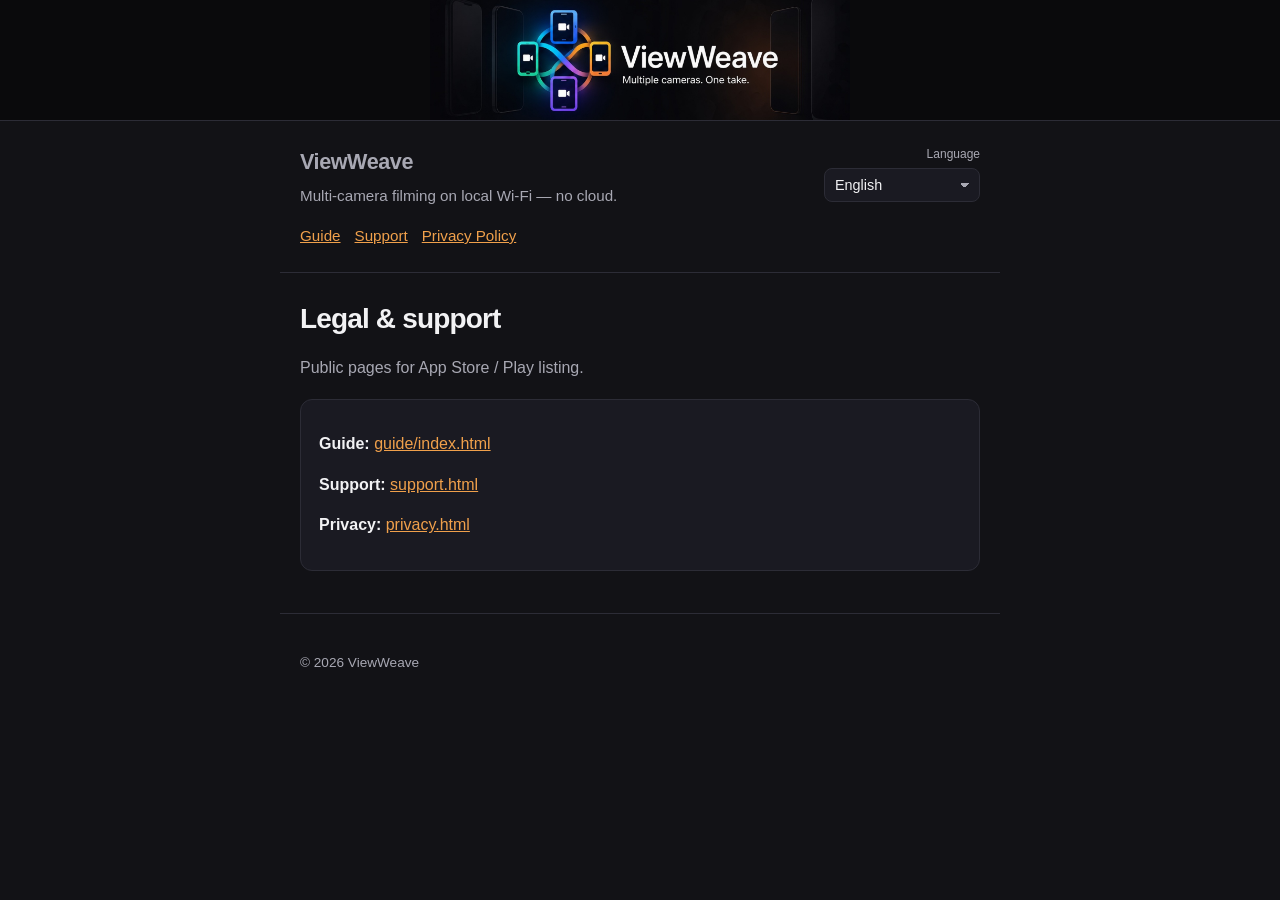
<file: index.html>
<!DOCTYPE html>
<html lang="en">
<head>
  <meta charset="utf-8" />
  <meta name="viewport" content="width=device-width, initial-scale=1" />
  <title>ViewWeave — Legal</title>
  <link rel="stylesheet" href="styles.css" />
</head>
<body>
  <div class="store-banner">
    <img id="store-banner-img" src="headers/asc_header_en_3840x1646.jpg" alt="ViewWeave" width="420" height="180" />
  </div>
  <header>
    <div class="header-top">
      <div>
        <p class="brand">ViewWeave</p>
        <p class="tag" id="page-tag">Multi-camera filming on local Wi‑Fi — no cloud.</p>
      </div>
      <div class="lang-wrap">
        <label for="lang-select" id="lang-label">Language</label>
        <select id="lang-select" aria-label="Language"></select>
      </div>
    </div>
    <nav>
      <a href="guide/index.html" id="nav-guide">Guide</a>
      <a href="support.html" id="nav-support">Support</a>
      <a href="privacy.html" id="nav-privacy">Privacy Policy</a>
    </nav>
  </header>
  <main>
    <h1 id="index-h1">Legal &amp; support</h1>
    <p id="index-lead">Public pages for App Store / Play listing.</p>
    <div class="card">
      <p><strong id="index-guide-strong">Guide:</strong> <a href="guide/index.html">guide/index.html</a></p>
      <p><strong id="index-support-strong">Support:</strong> <a href="support.html">support.html</a></p>
      <p><strong id="index-privacy-strong">Privacy:</strong> <a href="privacy.html">privacy.html</a></p>
    </div>
  </main>
  <footer>
    <p id="footer-copy">© 2026 ViewWeave</p>
  </footer>
  <script src="js/i18n.js"></script>
  <script src="js/guide_i18n.js"></script>
  <script src="js/legal.js"></script>
</body>
</html>
</file>
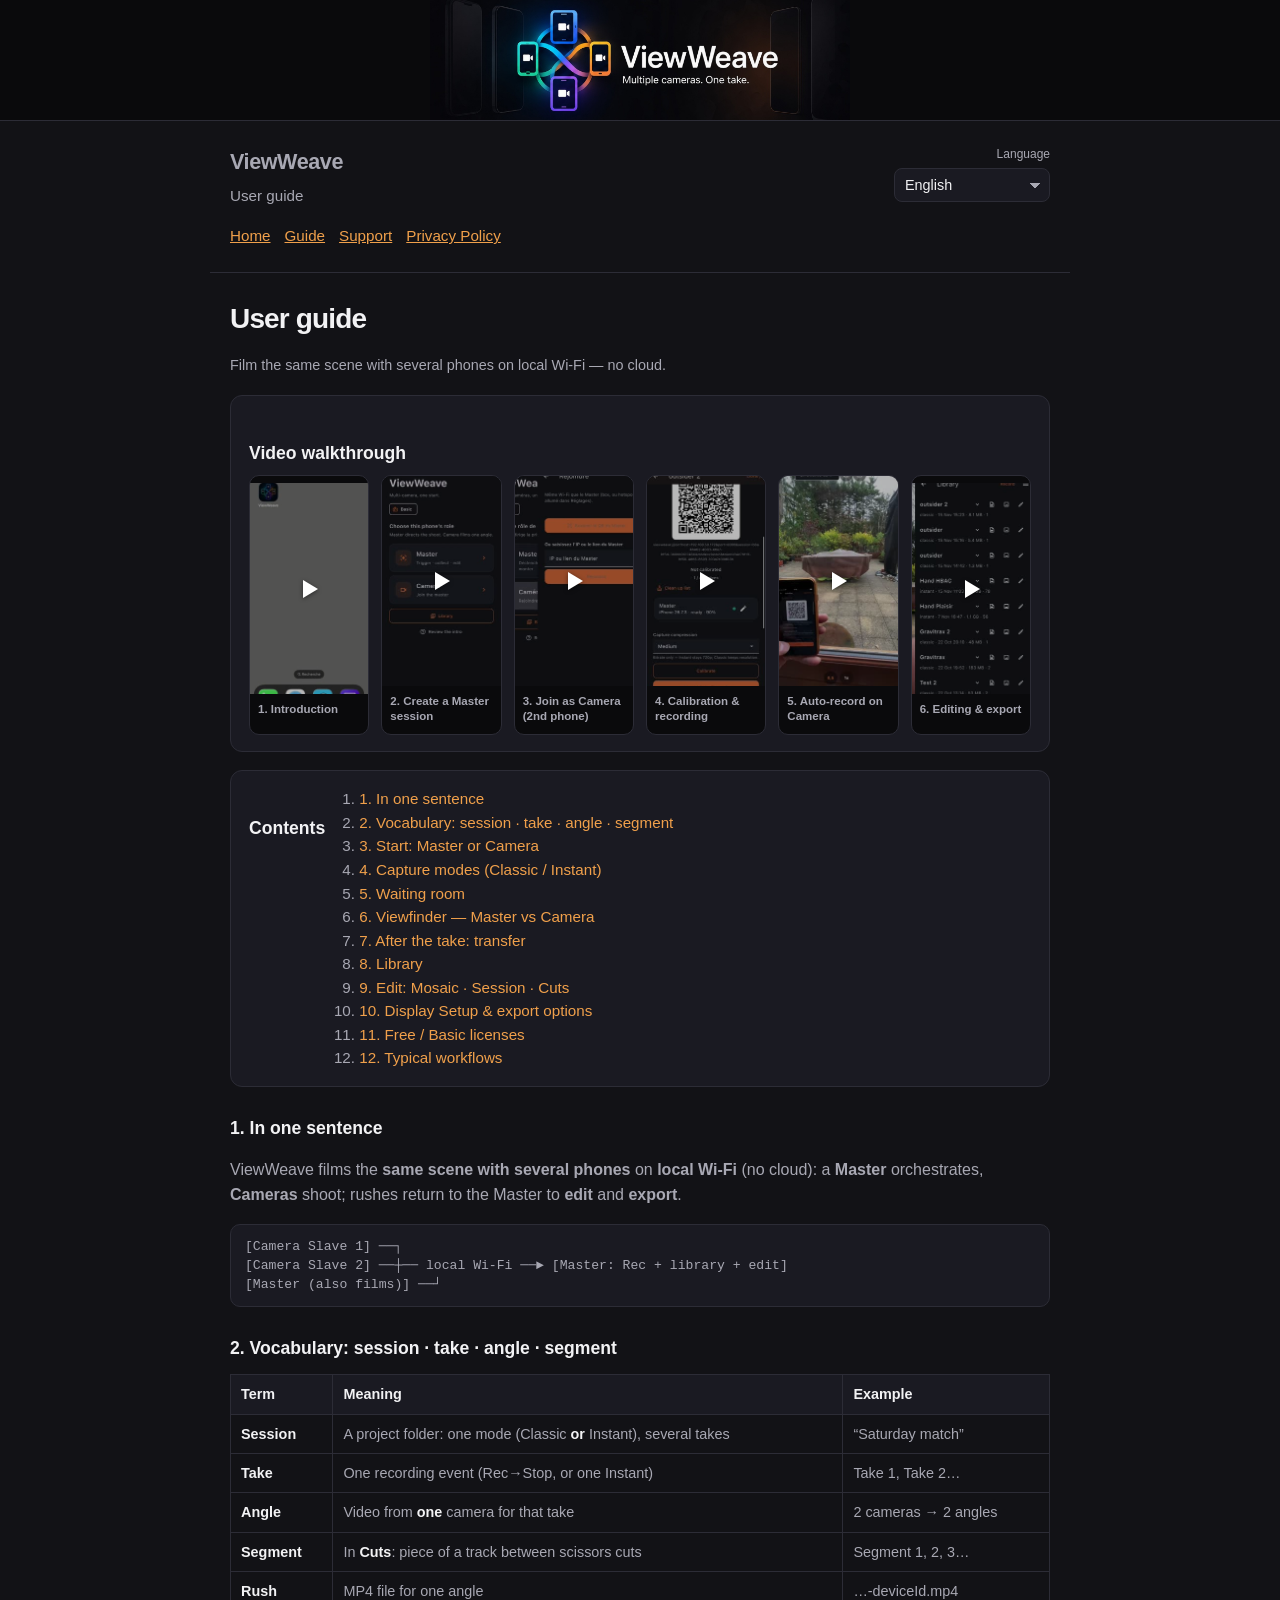
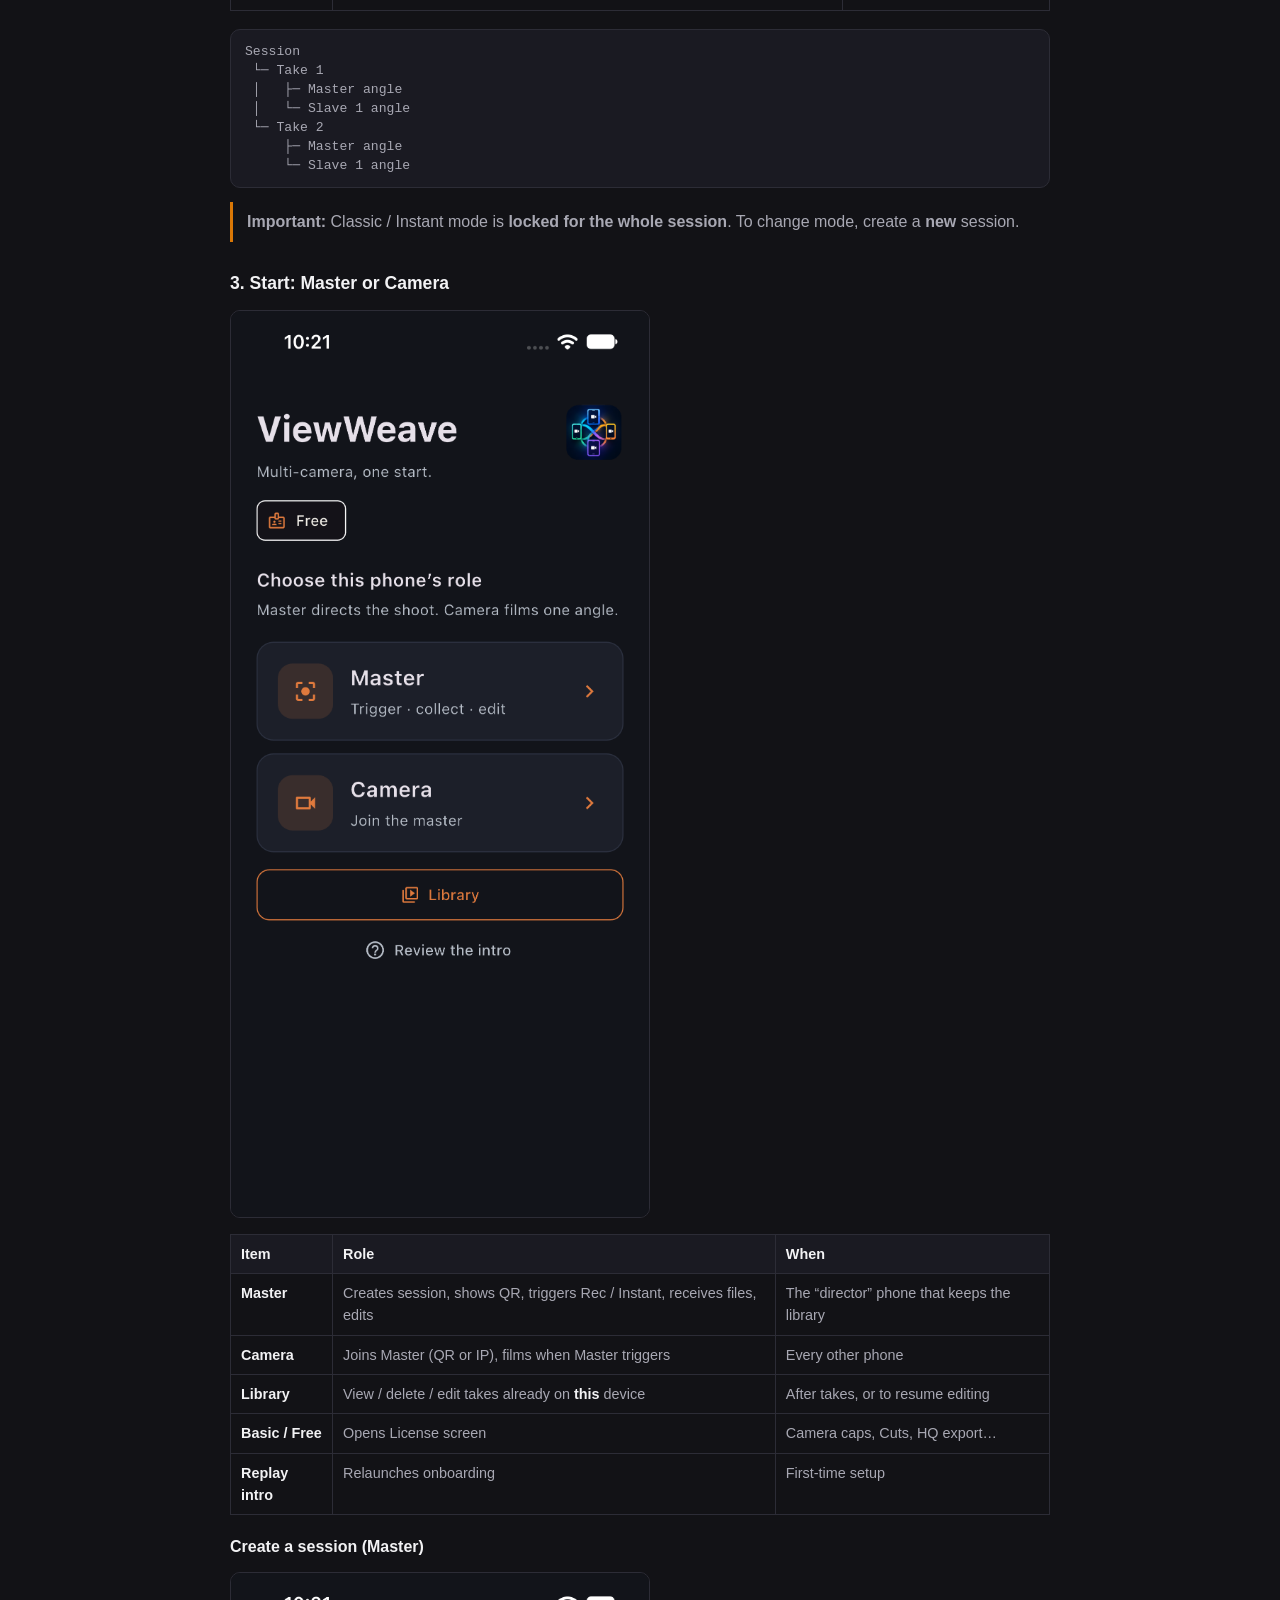
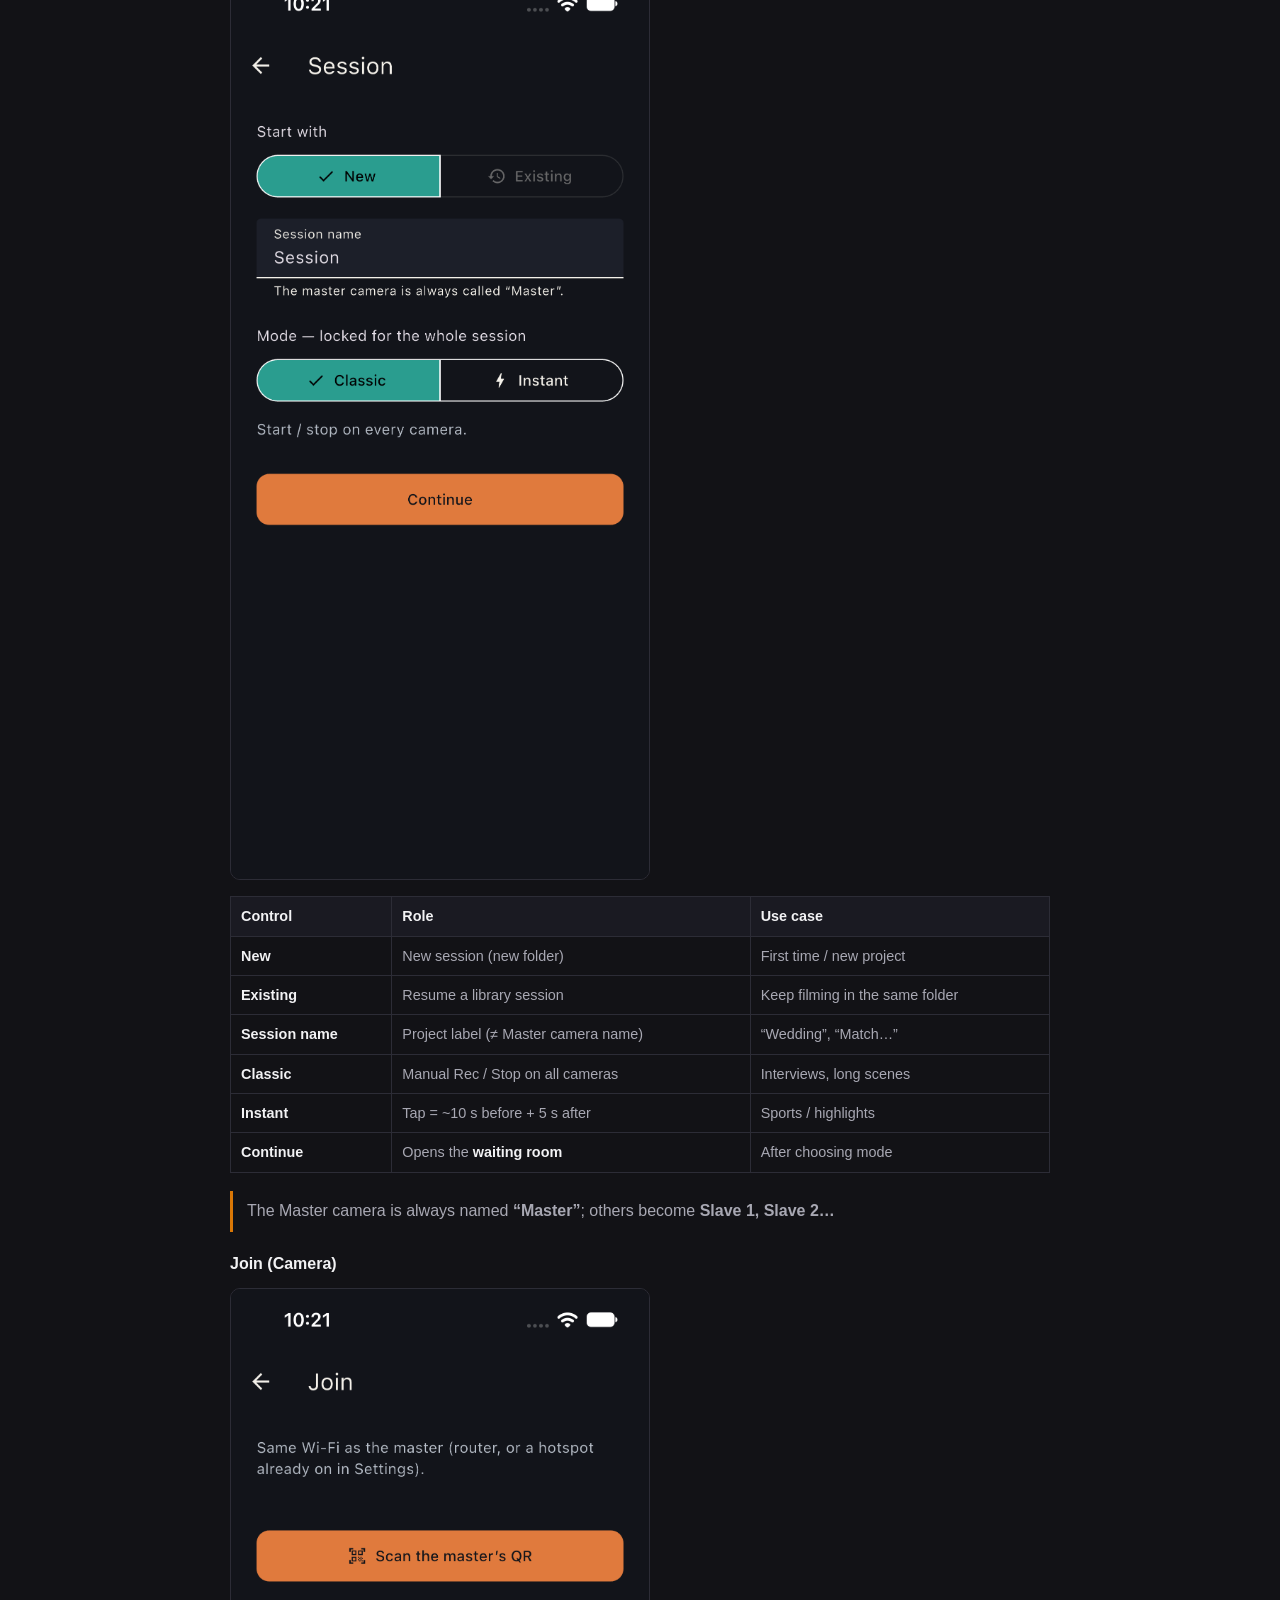
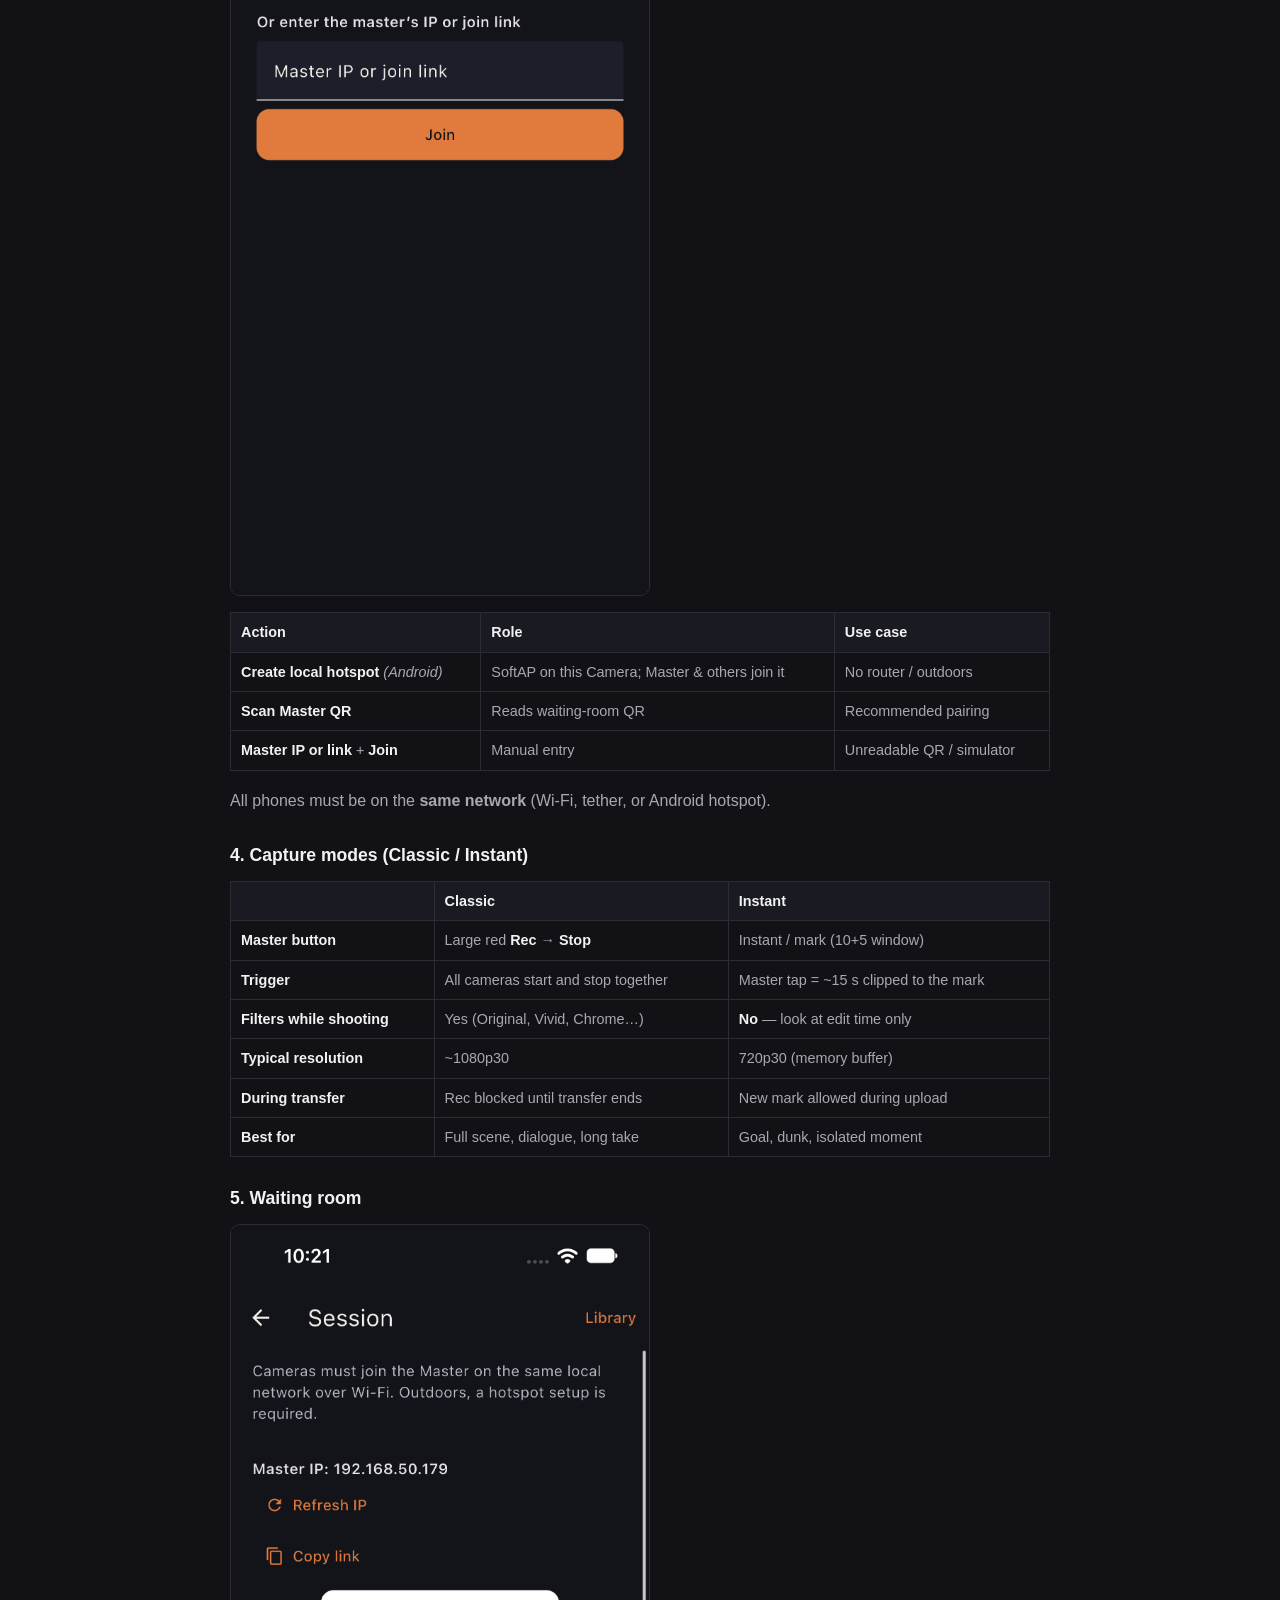
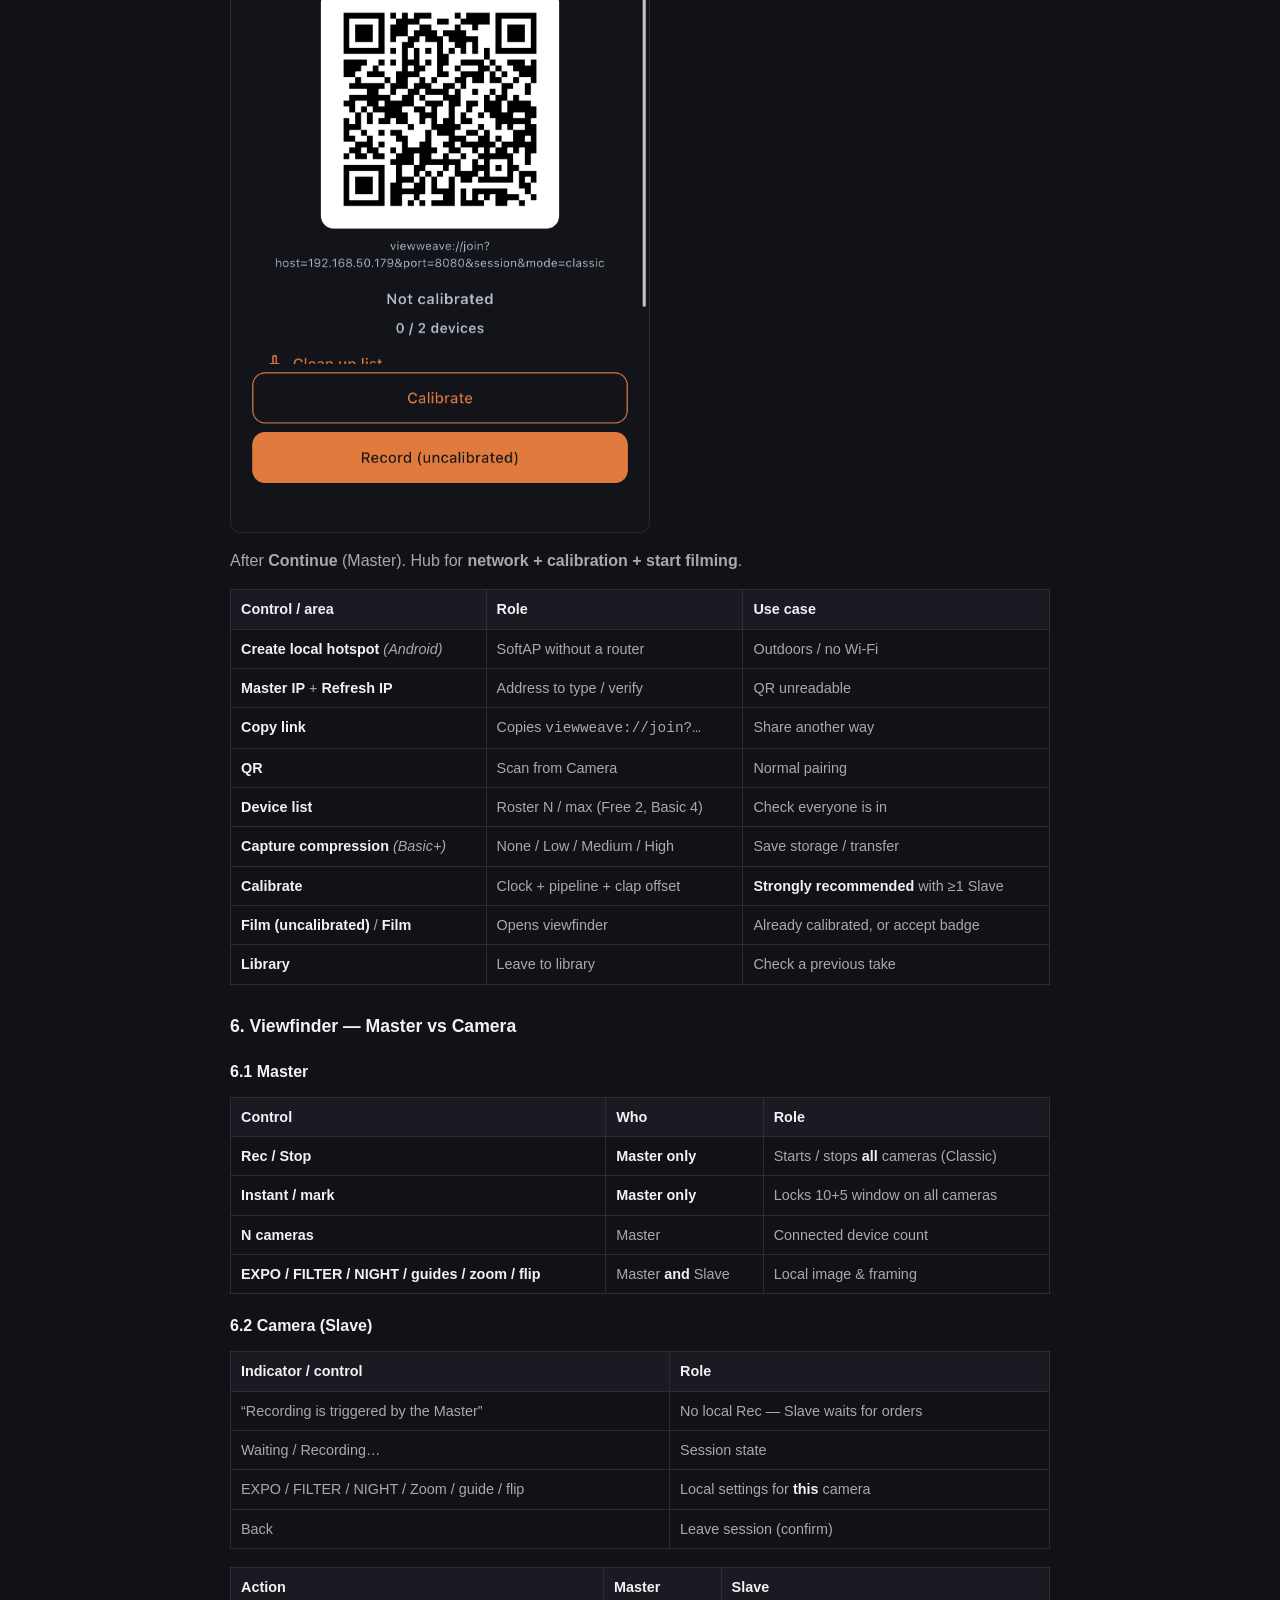
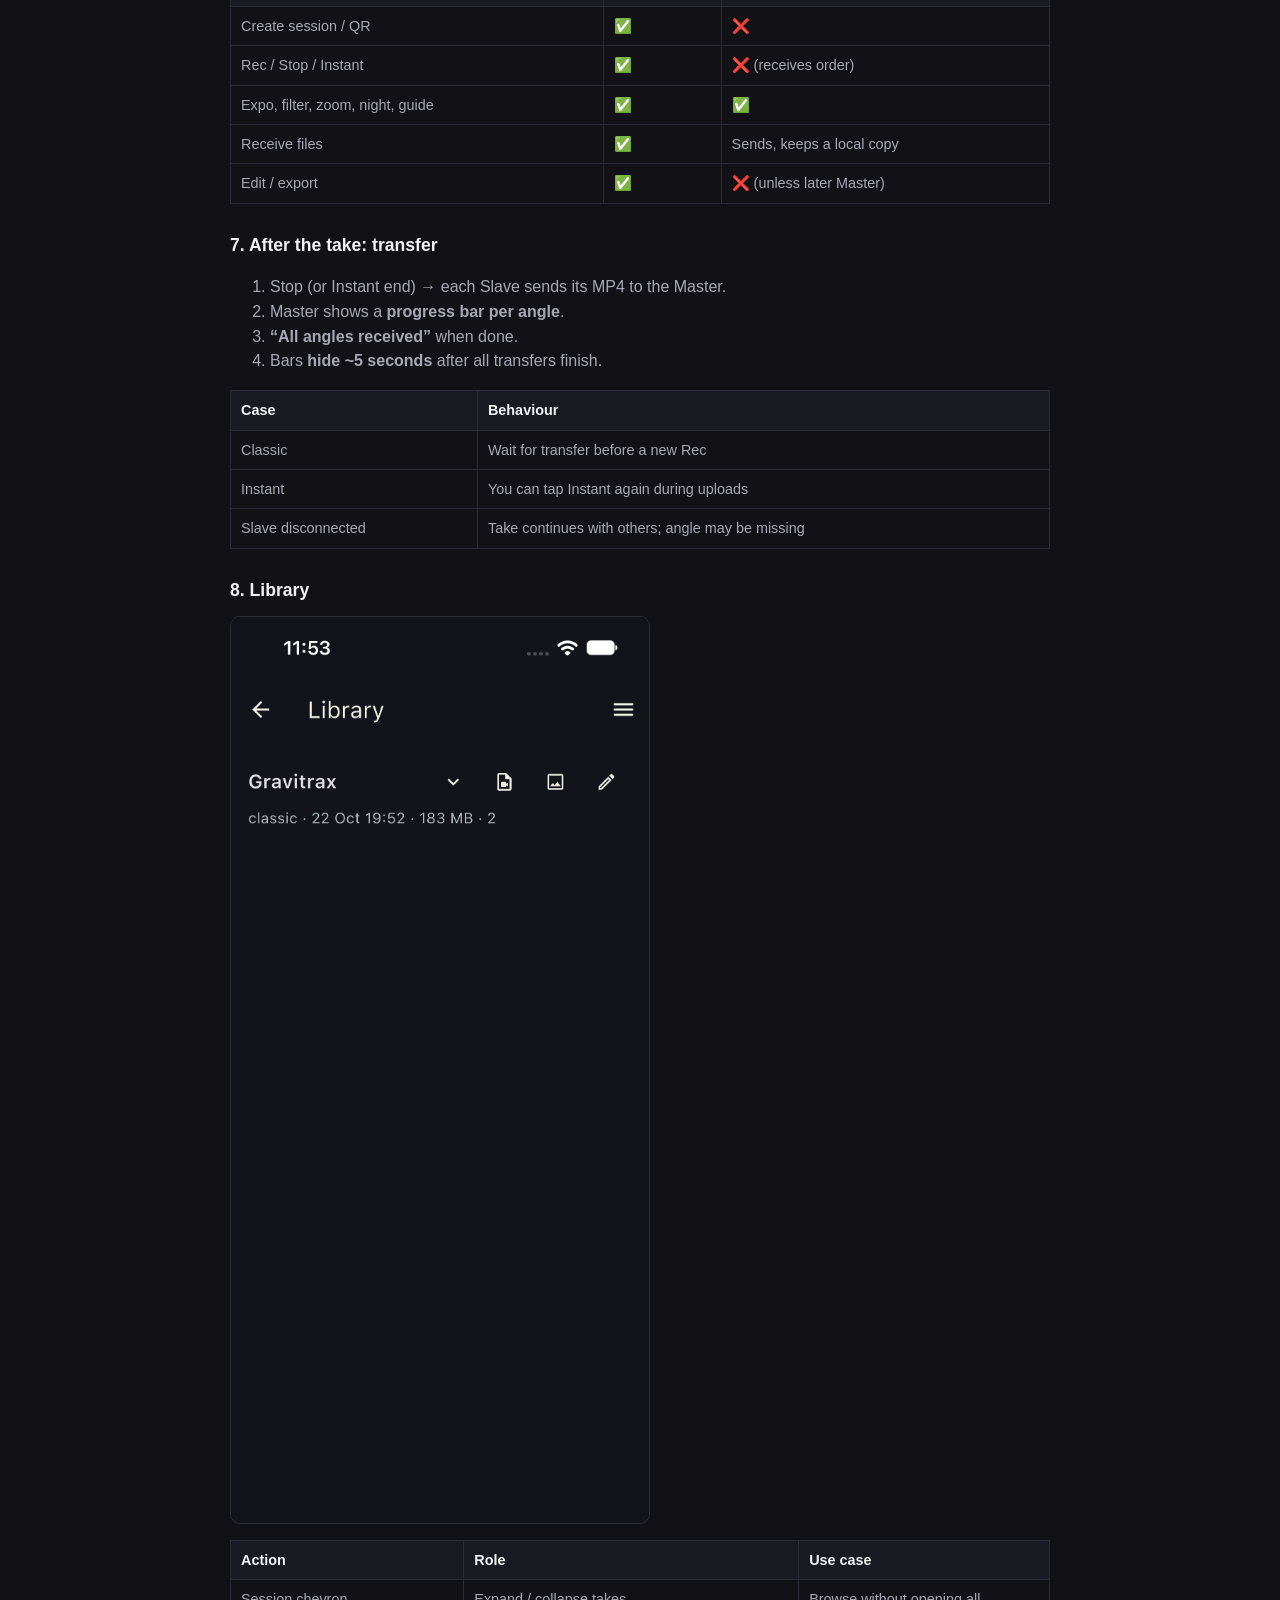
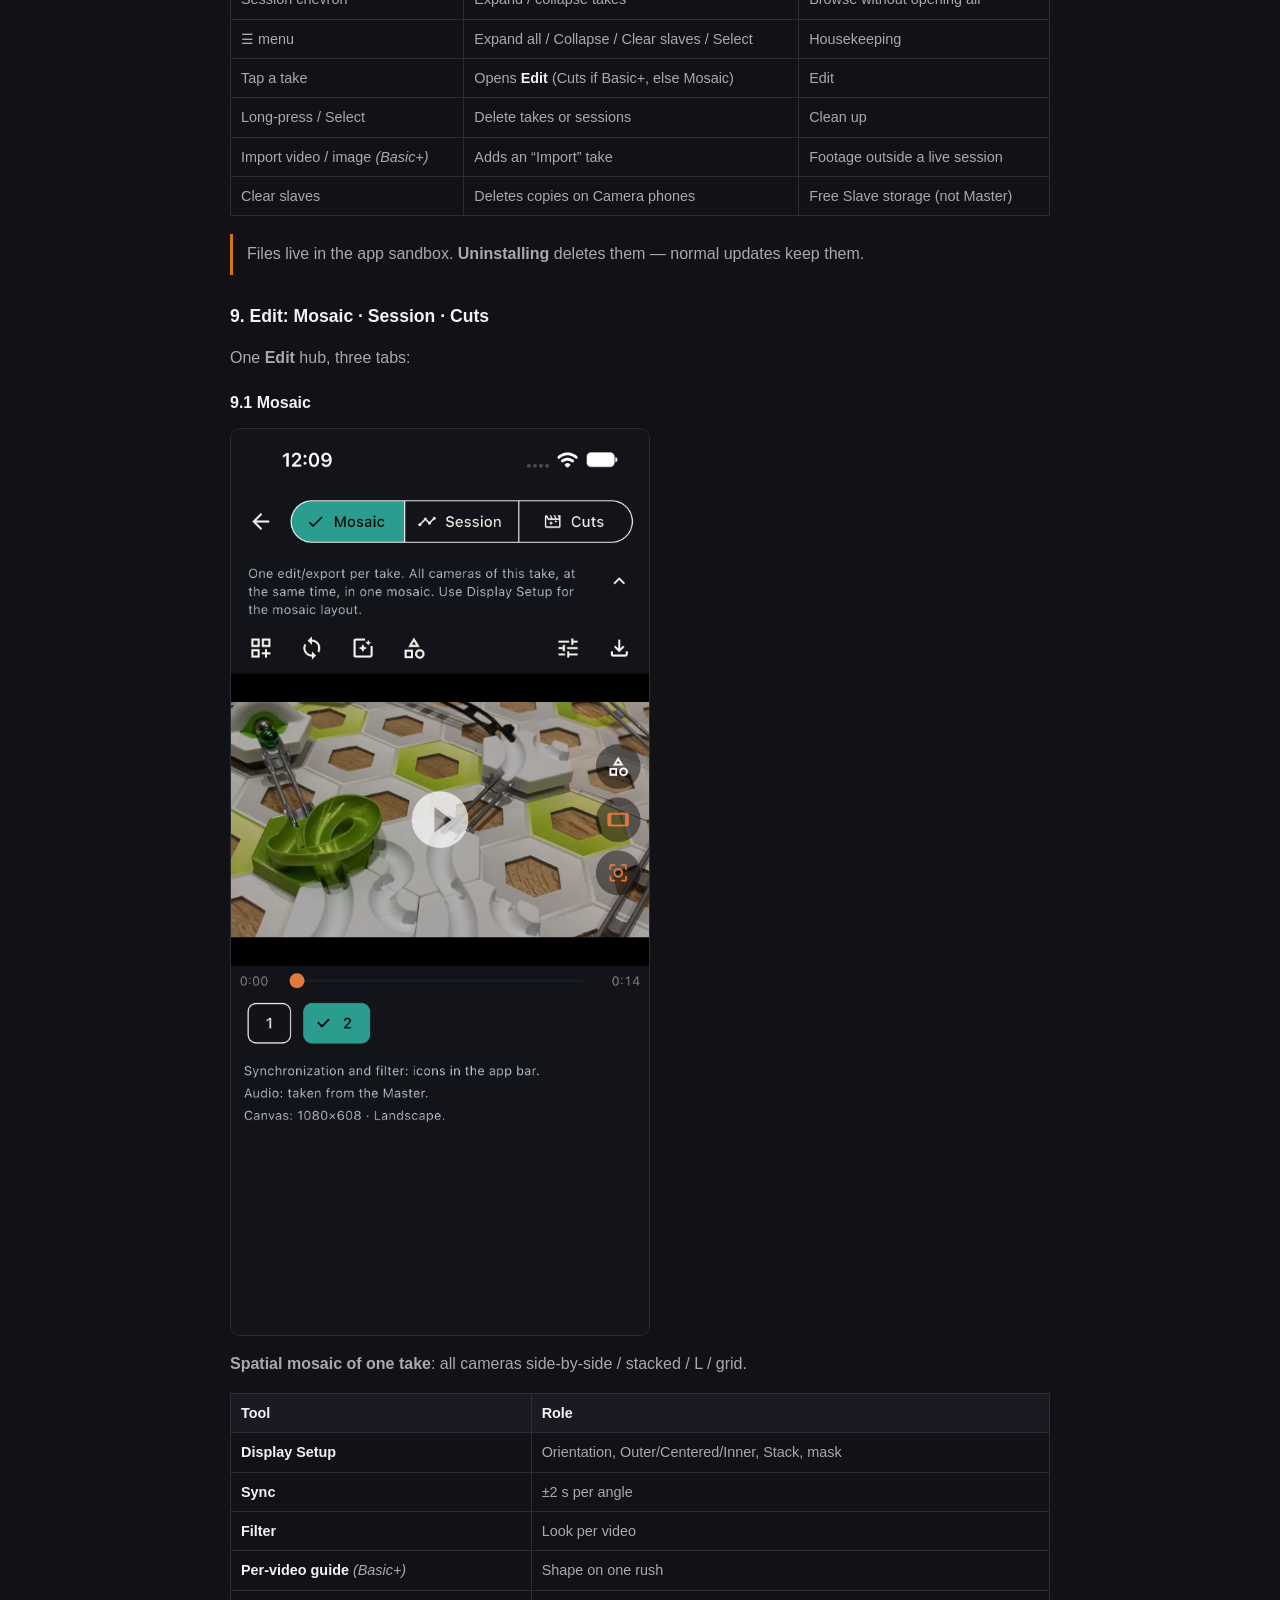
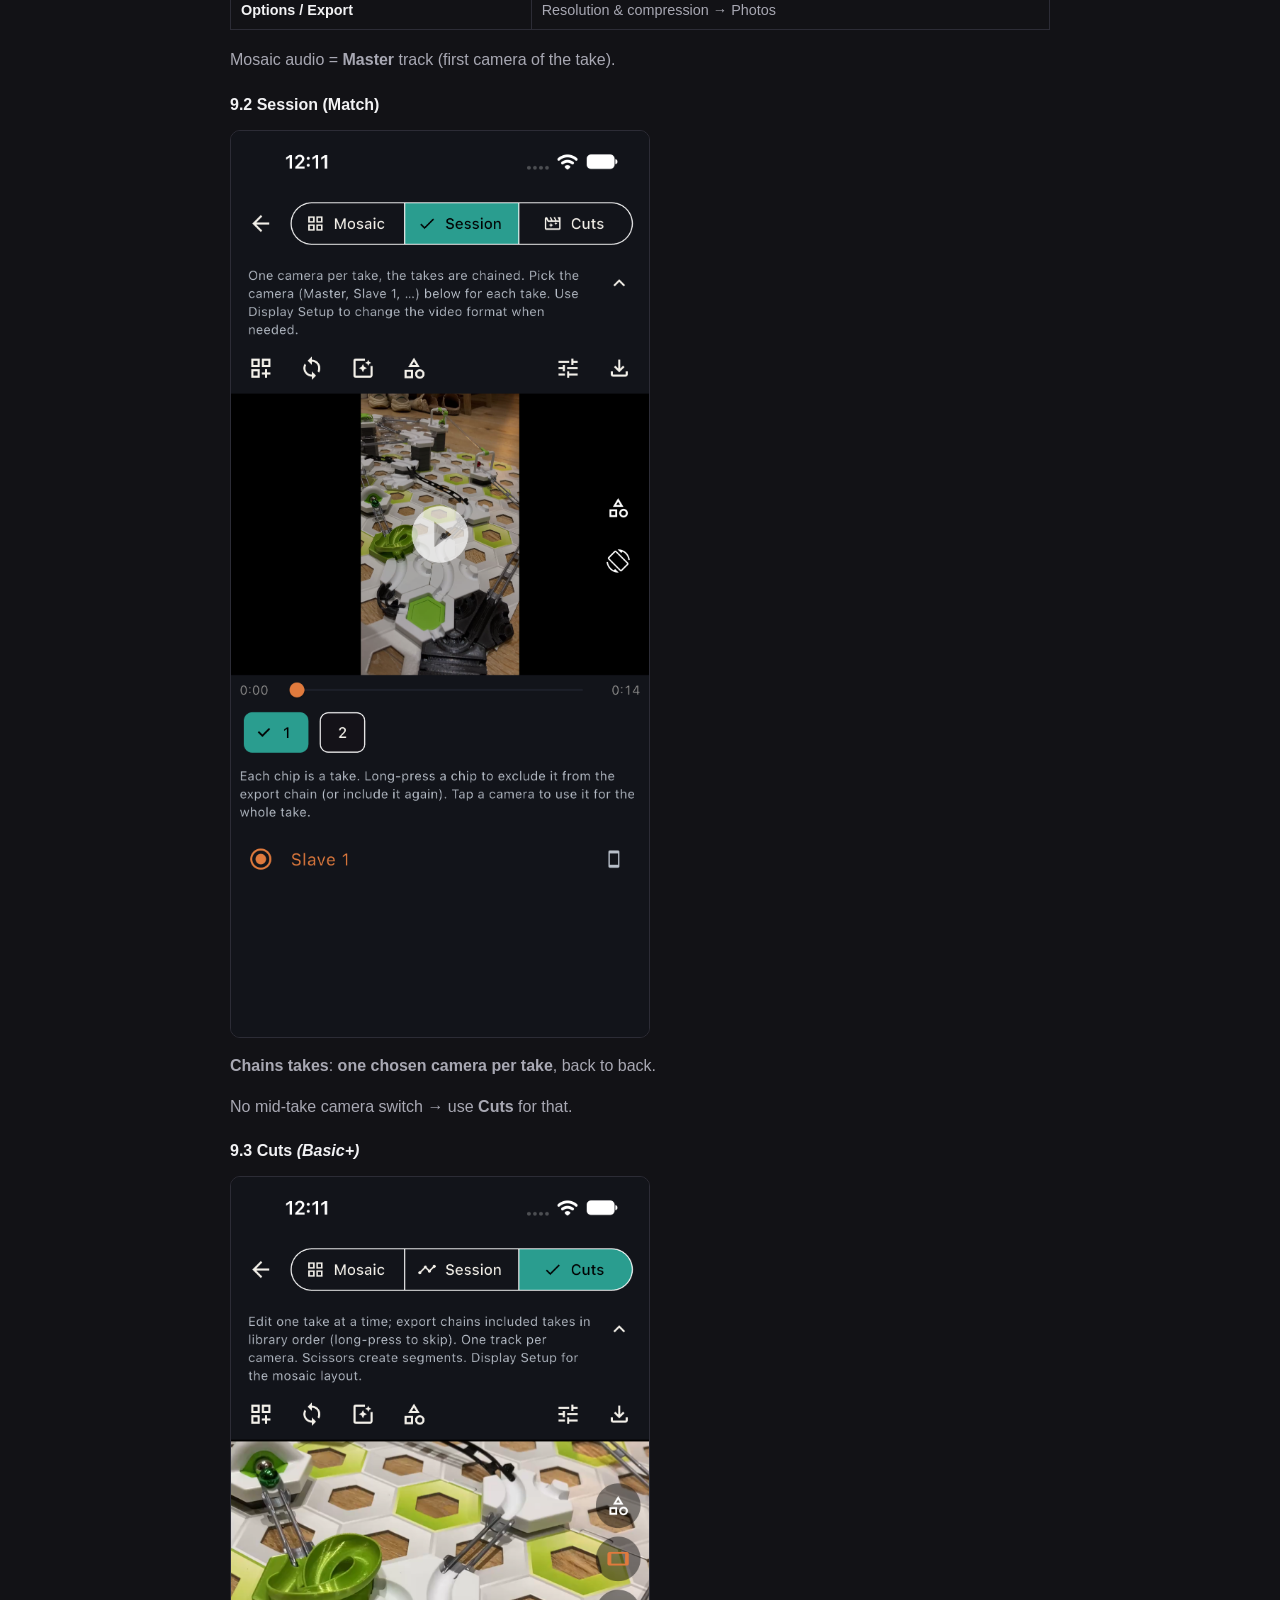
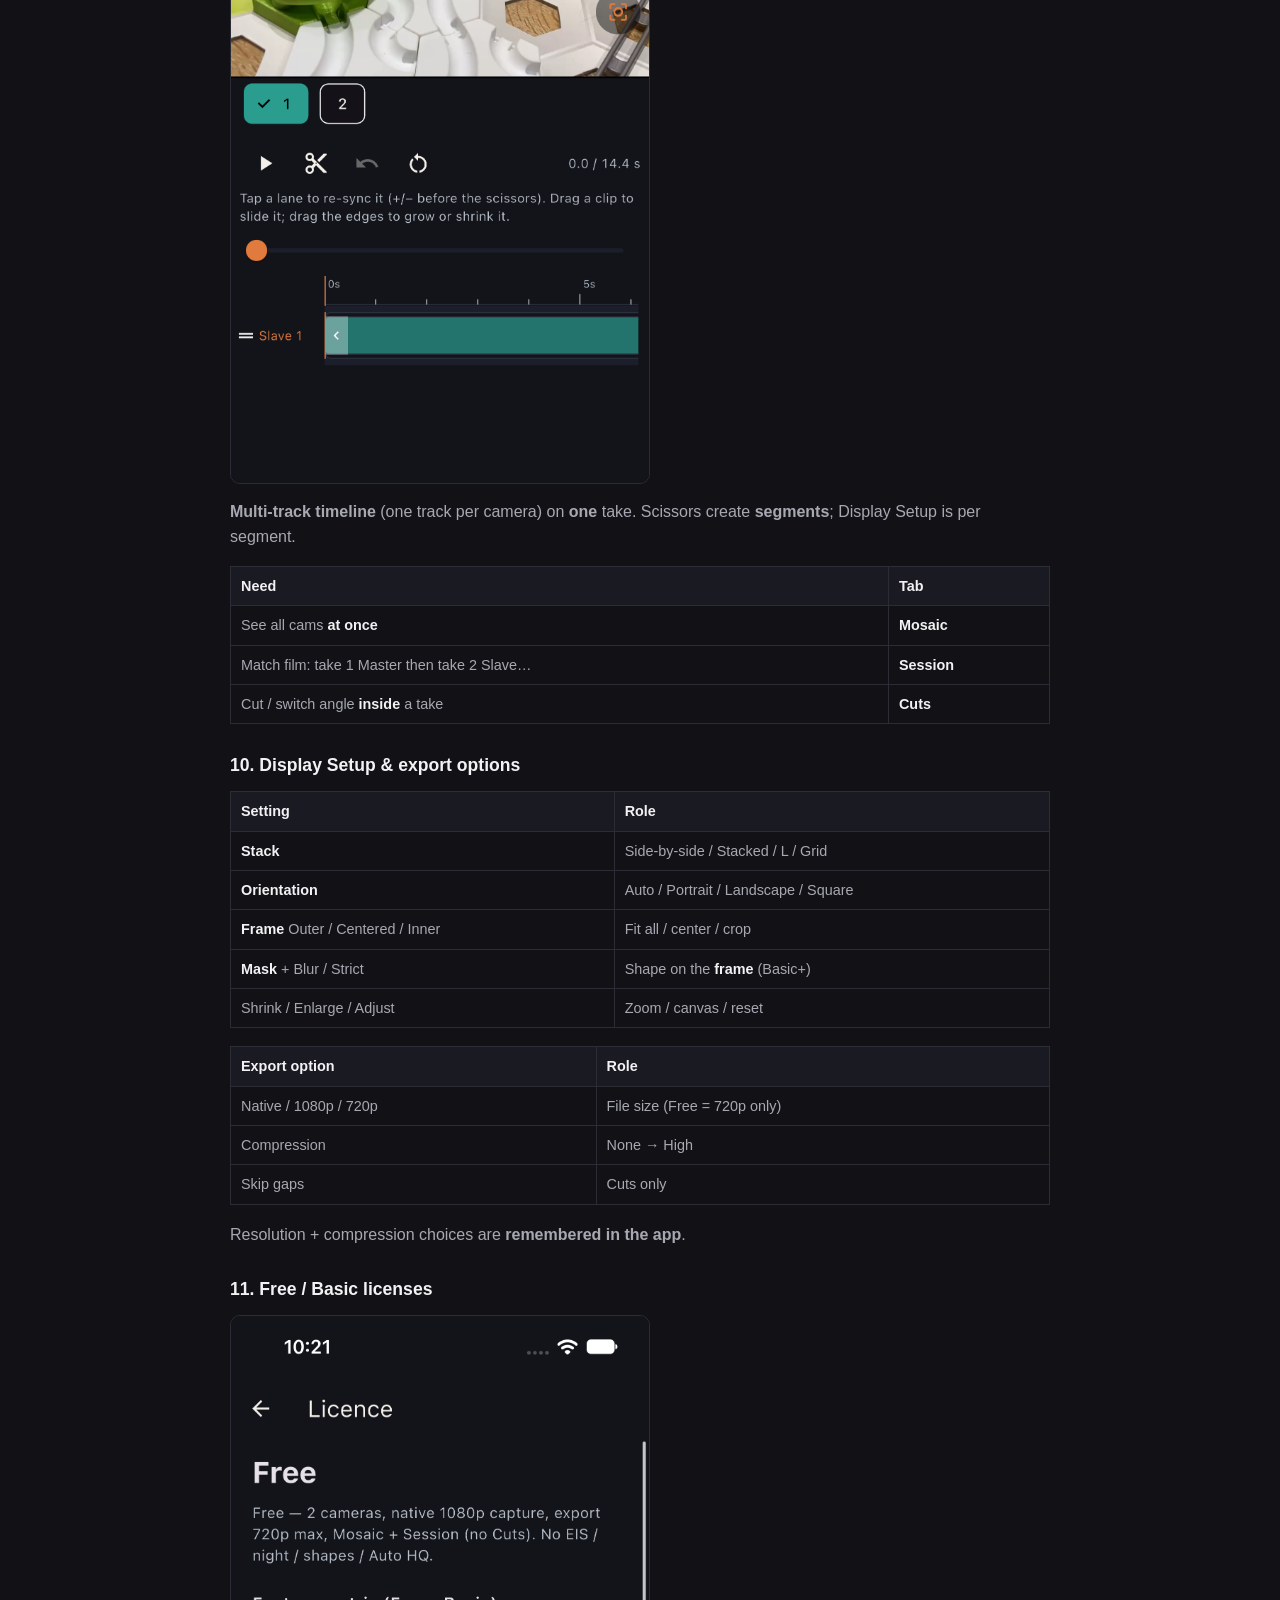
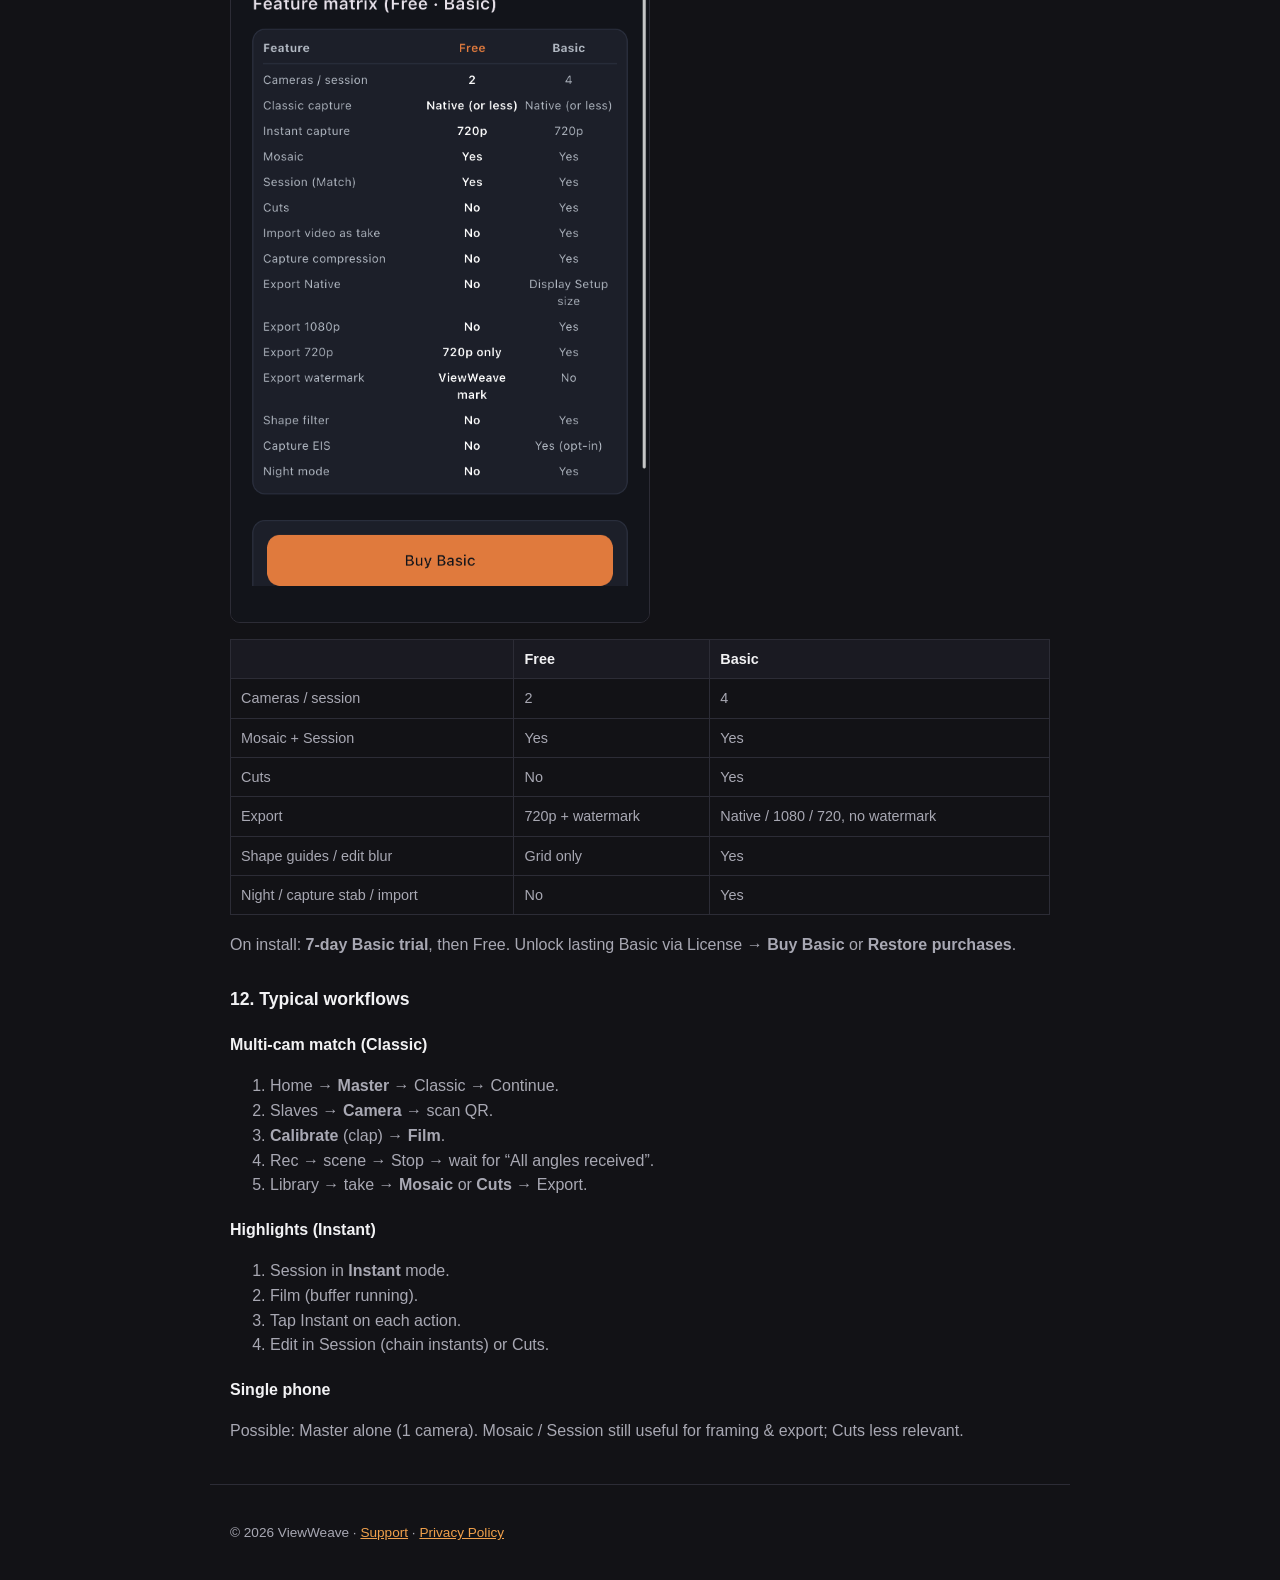
<file: guide/index.html>
<!DOCTYPE html>
<html lang="en">
<head>
  <meta charset="utf-8" />
  <meta name="viewport" content="width=device-width, initial-scale=1" />
  <title>ViewWeave — User guide</title>
  <link rel="stylesheet" href="../styles.css" />
</head>
<body class="guide-page">
  <div class="store-banner">
    <img id="store-banner-img" src="../headers/asc_header_en_3840x1646.jpg" alt="ViewWeave" width="420" height="180" />
  </div>
  <header>
    <div class="header-top">
      <div>
        <p class="brand">ViewWeave</p>
        <p class="tag" id="page-tag">User guide</p>
      </div>
      <div class="lang-wrap">
        <label for="lang-select" id="lang-label">Language</label>
        <select id="lang-select" aria-label="Language"></select>
      </div>
    </div>
    <nav>
      <a href="../index.html" id="nav-home">Home</a>
      <a href="index.html" id="nav-guide">Guide</a>
      <a href="../support.html" id="nav-support">Support</a>
      <a href="../privacy.html" id="nav-privacy">Privacy Policy</a>
    </nav>
  </header>
  <main>
    <h1 id="guide-h1">User guide</h1>
    <p class="note" id="guide-lead">Film the same scene with several phones on local Wi‑Fi — no cloud.</p>

    <section class="card" id="guide-videos-section">
      <h2 id="guide-videos-h2">Video walkthrough</h2>
      <div class="video-grid" id="guide-videos"></div>
    </section>

    <nav class="toc card" id="guide-toc" aria-label="Table of contents"></nav>

    <div id="guide-body">
      <!-- English fallback; replaced by i18n when JS runs -->
      <section id="s1">
        <h2>1. In one sentence</h2>
        <p>ViewWeave films the <strong>same scene with several phones</strong> on <strong>local Wi‑Fi</strong> (no cloud): a <strong>Master</strong> orchestrates, <strong>Cameras</strong> shoot; rushes return to the Master to <strong>edit</strong> and <strong>export</strong>.</p>
      </section>
    </div>
  </main>
  <footer>
    <p><span id="footer-copy">© 2026 ViewWeave</span> · <a href="../support.html" id="footer-support">Support</a> · <a href="../privacy.html" id="footer-privacy">Privacy Policy</a></p>
  </footer>

  <div id="video-modal" class="video-modal" hidden>
    <div class="video-modal-backdrop" data-close-modal></div>
    <div class="video-modal-dialog" role="dialog" aria-modal="true" aria-labelledby="video-modal-title">
      <div class="video-modal-head">
        <h3 id="video-modal-title" class="video-modal-title"></h3>
        <button type="button" class="video-modal-close" data-close-modal aria-label="Close">&times;</button>
      </div>
      <video id="video-modal-player" controls playsinline></video>
    </div>
  </div>

  <script src="../js/i18n.js"></script>
  <script src="../js/guide_i18n.js"></script>
  <script src="../js/legal.js"></script>
</body>
</html>
</file>
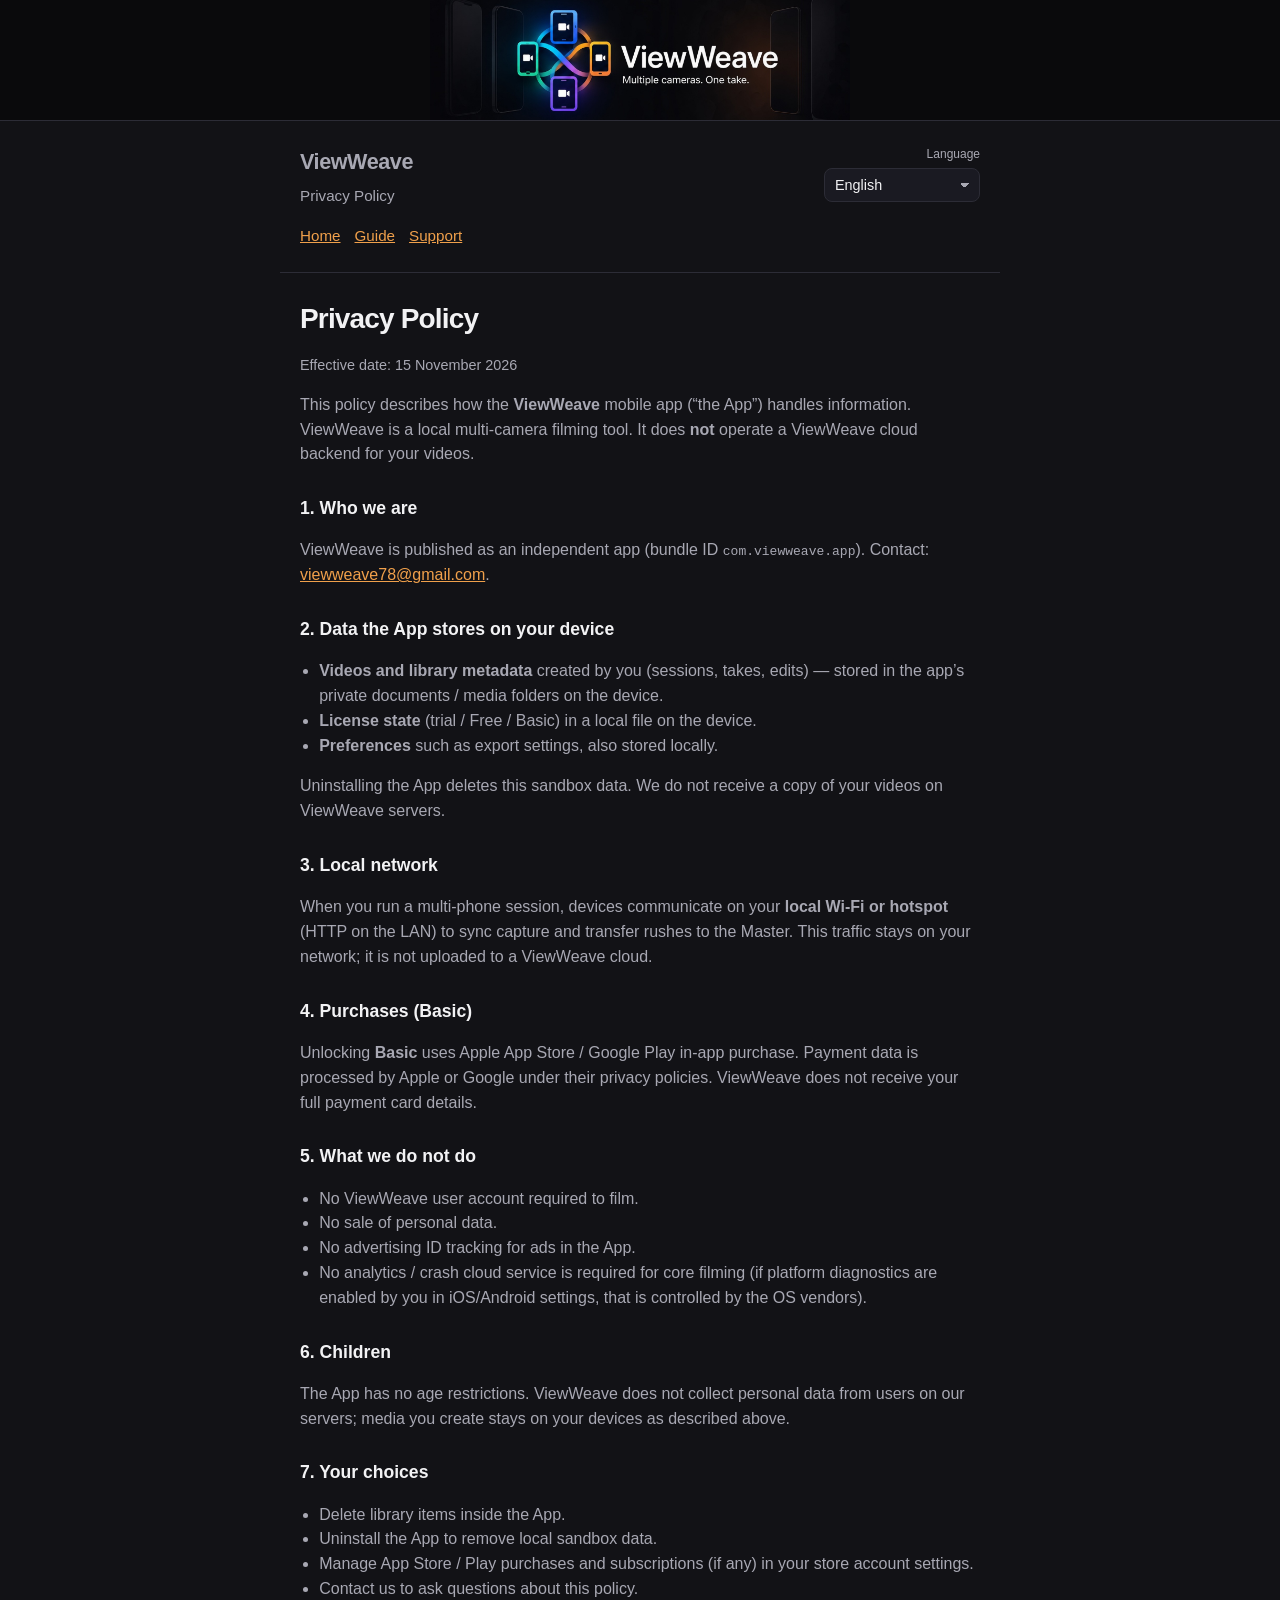
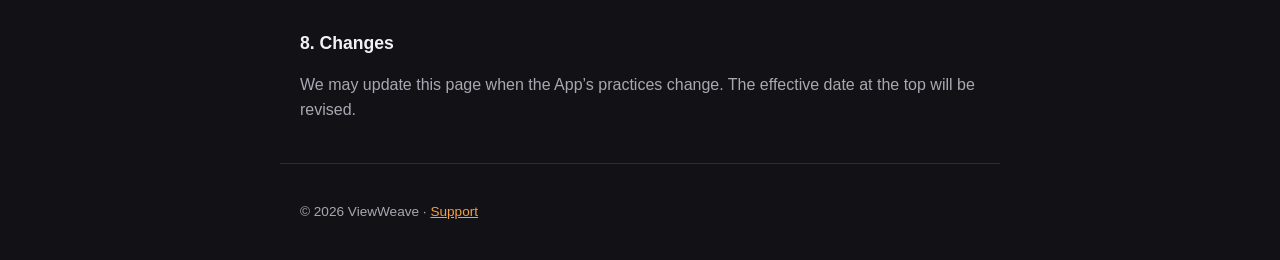
<file: privacy.html>
<!DOCTYPE html>
<html lang="en">
<head>
  <meta charset="utf-8" />
  <meta name="viewport" content="width=device-width, initial-scale=1" />
  <title>ViewWeave — Privacy Policy</title>
  <link rel="stylesheet" href="styles.css" />
</head>
<body>
  <div class="store-banner">
    <img id="store-banner-img" src="headers/asc_header_en_3840x1646.jpg" alt="ViewWeave" width="420" height="180" />
  </div>
  <header>
    <div class="header-top">
      <div>
        <p class="brand">ViewWeave</p>
        <p class="tag" id="page-tag">Privacy Policy</p>
      </div>
      <div class="lang-wrap">
        <label for="lang-select" id="lang-label">Language</label>
        <select id="lang-select" aria-label="Language"></select>
      </div>
    </div>
    <nav>
      <a href="index.html" id="nav-home">Home</a>
      <a href="guide/index.html" id="nav-guide">Guide</a>
      <a href="support.html" id="nav-support">Support</a>
    </nav>
  </header>
  <main>
    <h1 id="privacy-h1">Privacy Policy</h1>
    <p class="note" id="privacy-effective">Effective date: 15 November 2026</p>

    <p id="privacy-intro">
      This policy describes how the <strong>ViewWeave</strong> mobile app
      (“the App”) handles information. ViewWeave is a local multi-camera
      filming tool. It does <strong>not</strong> operate a ViewWeave cloud
      backend for your videos.
    </p>

    <h2 id="privacy-h2-1">1. Who we are</h2>
    <p id="privacy-p-1">
      ViewWeave is published as an independent app (bundle ID
      <code>com.viewweave.app</code>).
      Contact:
      <a href="mailto:viewweave78@gmail.com">viewweave78@gmail.com</a>.
    </p>

    <h2 id="privacy-h2-2">2. Data the App stores on your device</h2>
    <ul>
      <li id="privacy-li-2a"><strong>Videos and library metadata</strong> created by you (sessions, takes, edits) — stored in the app’s private documents / media folders on the device.</li>
      <li id="privacy-li-2b"><strong>License state</strong> (trial / Free / Basic) in a local file on the device.</li>
      <li id="privacy-li-2c"><strong>Preferences</strong> such as export settings, also stored locally.</li>
    </ul>
    <p id="privacy-p-2">
      Uninstalling the App deletes this sandbox data. We do not receive a copy
      of your videos on ViewWeave servers.
    </p>

    <h2 id="privacy-h2-3">3. Local network</h2>
    <p id="privacy-p-3">
      When you run a multi-phone session, devices communicate on your
      <strong>local Wi‑Fi or hotspot</strong> (HTTP on the LAN) to sync capture
      and transfer rushes to the Master. This traffic stays on your network;
      it is not uploaded to a ViewWeave cloud.
    </p>

    <h2 id="privacy-h2-4">4. Purchases (Basic)</h2>
    <p id="privacy-p-4">
      Unlocking <strong>Basic</strong> uses Apple App Store / Google Play
      in-app purchase. Payment data is processed by Apple or Google under their
      privacy policies. ViewWeave does not receive your full payment card details.
    </p>

    <h2 id="privacy-h2-5">5. What we do not do</h2>
    <ul>
      <li id="privacy-li-5a">No ViewWeave user account required to film.</li>
      <li id="privacy-li-5b">No sale of personal data.</li>
      <li id="privacy-li-5c">No advertising ID tracking for ads in the App.</li>
      <li id="privacy-li-5d">No analytics / crash cloud service is required for core filming (if platform diagnostics are enabled by you in iOS/Android settings, that is controlled by the OS vendors).</li>
    </ul>

    <h2 id="privacy-h2-6">6. Children</h2>
    <p id="privacy-p-6">
      The App has no age restrictions. ViewWeave does not collect personal data
      from users on our servers; media you create stays on your devices as
      described above.
    </p>

    <h2 id="privacy-h2-7">7. Your choices</h2>
    <ul>
      <li id="privacy-li-7a">Delete library items inside the App.</li>
      <li id="privacy-li-7b">Uninstall the App to remove local sandbox data.</li>
      <li id="privacy-li-7c">Manage App Store / Play purchases and subscriptions (if any) in your store account settings.</li>
      <li id="privacy-li-7d">Contact us to ask questions about this policy.</li>
    </ul>

    <h2 id="privacy-h2-8">8. Changes</h2>
    <p id="privacy-p-8">
      We may update this page when the App’s practices change. The effective
      date at the top will be revised.
    </p>
  </main>
  <footer>
    <p><span id="footer-copy">© 2026 ViewWeave</span> · <a href="support.html" id="footer-support">Support</a></p>
  </footer>
  <script src="js/i18n.js"></script>
  <script src="js/legal.js"></script>
</body>
</html>
</file>
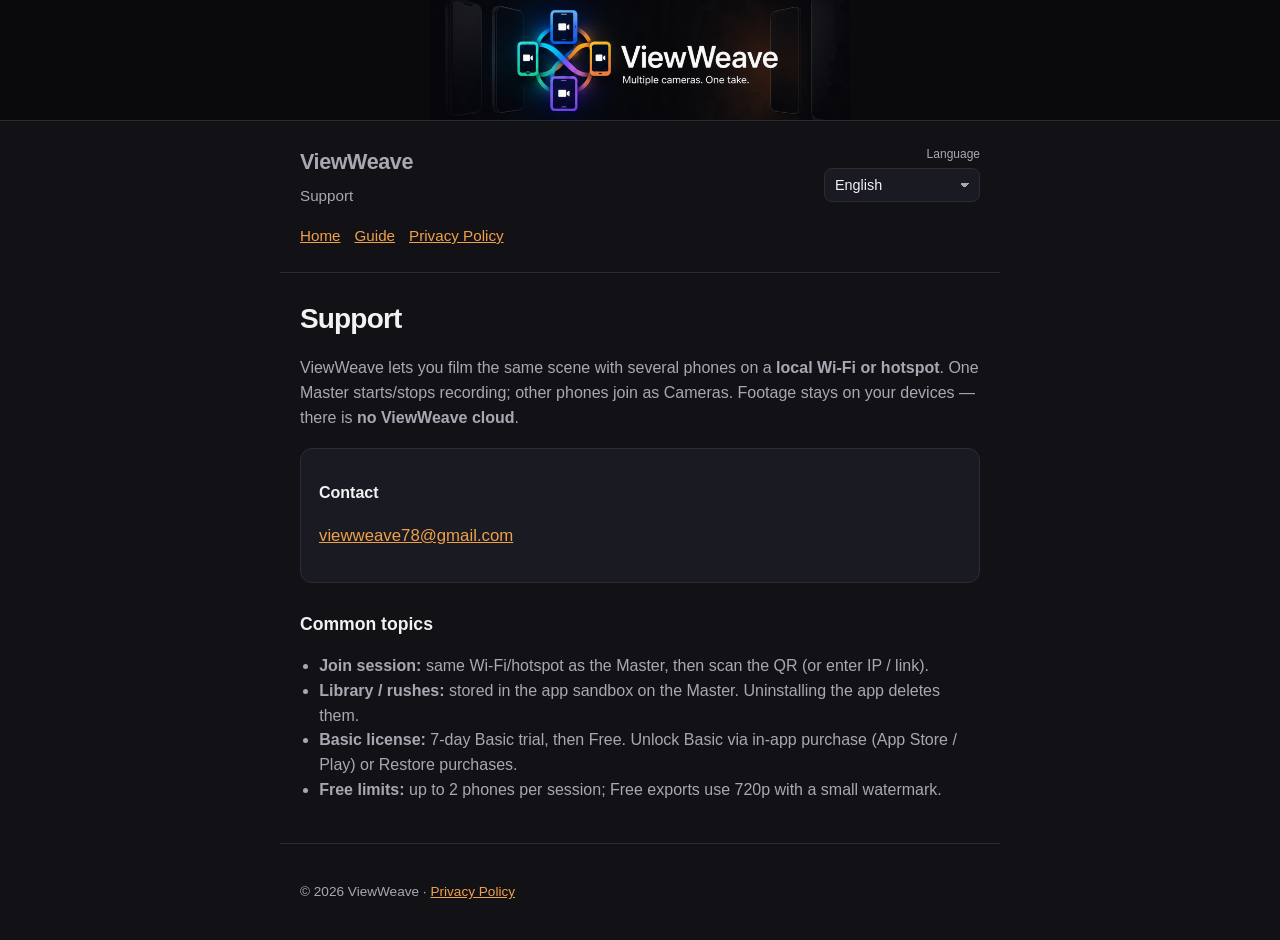
<file: support.html>
<!DOCTYPE html>
<html lang="en">
<head>
  <meta charset="utf-8" />
  <meta name="viewport" content="width=device-width, initial-scale=1" />
  <title>ViewWeave — Support</title>
  <link rel="stylesheet" href="styles.css" />
</head>
<body>
  <div class="store-banner">
    <img id="store-banner-img" src="headers/asc_header_en_3840x1646.jpg" alt="ViewWeave" width="420" height="180" />
  </div>
  <header>
    <div class="header-top">
      <div>
        <p class="brand">ViewWeave</p>
        <p class="tag" id="page-tag">Support</p>
      </div>
      <div class="lang-wrap">
        <label for="lang-select" id="lang-label">Language</label>
        <select id="lang-select" aria-label="Language"></select>
      </div>
    </div>
    <nav>
      <a href="index.html" id="nav-home">Home</a>
      <a href="guide/index.html" id="nav-guide">Guide</a>
      <a href="privacy.html" id="nav-privacy">Privacy Policy</a>
    </nav>
  </header>
  <main>
    <h1 id="support-h1">Support</h1>
    <p id="support-intro">
      ViewWeave lets you film the same scene with several phones on a
      <strong>local Wi‑Fi or hotspot</strong>. One Master starts/stops recording;
      other phones join as Cameras. Footage stays on your devices — there is
      <strong>no ViewWeave cloud</strong>.
    </p>

    <div class="card">
      <p><strong id="support-contact">Contact</strong></p>
      <p class="email"><a href="mailto:viewweave78@gmail.com">viewweave78@gmail.com</a></p>
    </div>

    <h2 id="support-h2">Common topics</h2>
    <ul>
      <li id="support-li-a"><strong>Join session:</strong> same Wi‑Fi/hotspot as the Master, then scan the QR (or enter IP / link).</li>
      <li id="support-li-b"><strong>Library / rushes:</strong> stored in the app sandbox on the Master. Uninstalling the app deletes them.</li>
      <li id="support-li-c"><strong>Basic license:</strong> 7-day Basic trial, then Free. Unlock Basic via in-app purchase (App Store / Play) or Restore purchases.</li>
      <li id="support-li-d"><strong>Free limits:</strong> up to 2 phones per session; Free exports use 720p with a small watermark.</li>
    </ul>
  </main>
  <footer>
    <p><span id="footer-copy">© 2026 ViewWeave</span> · <a href="privacy.html" id="footer-privacy">Privacy Policy</a></p>
  </footer>
  <script src="js/i18n.js"></script>
  <script src="js/legal.js"></script>
</body>
</html>
</file>
<file: styles.css>
:root {
  color-scheme: dark;
  --bg: #121216;
  --panel: #1a1a22;
  --text: #f2f2f4;
  --mist: #a8a8b3;
  --line: #2c2c36;
  --copper: #d97706;
  --link: #f0a04b;
}

* { box-sizing: border-box; }

body {
  margin: 0;
  font-family: -apple-system, BlinkMacSystemFont, "Segoe UI", Roboto, Helvetica, Arial, sans-serif;
  background: var(--bg);
  color: var(--text);
  line-height: 1.55;
}

a { color: var(--link); }

.store-banner {
  width: 100%;
  background: #0a0a0c;
  border-bottom: 1px solid var(--line);
  line-height: 0;
}

.store-banner img {
  display: block;
  width: 100%;
  max-width: 420px;
  max-height: 120px;
  object-fit: cover;
  height: auto;
  margin: 0 auto;
}

header, main, footer {
  max-width: 720px;
  margin: 0 auto;
  padding: 24px 20px;
}

header {
  border-bottom: 1px solid var(--line);
}

.header-top {
  display: flex;
  align-items: flex-start;
  justify-content: space-between;
  gap: 16px;
}

.brand {
  font-size: 1.35rem;
  font-weight: 700;
  letter-spacing: -0.02em;
  margin: 0 0 6px;
}

.tag {
  margin: 0;
  color: var(--mist);
  font-size: 0.95rem;
}

.lang-wrap {
  display: flex;
  flex-direction: column;
  align-items: flex-end;
  gap: 4px;
  flex-shrink: 0;
}

.lang-wrap label {
  font-size: 0.75rem;
  color: var(--mist);
}

.lang-wrap select {
  appearance: none;
  background: var(--panel);
  color: var(--text);
  border: 1px solid var(--line);
  border-radius: 8px;
  padding: 8px 28px 8px 10px;
  font-size: 0.9rem;
  min-width: 9.5rem;
  background-image: linear-gradient(45deg, transparent 50%, var(--mist) 50%),
    linear-gradient(135deg, var(--mist) 50%, transparent 50%);
  background-position: calc(100% - 14px) 55%, calc(100% - 9px) 55%;
  background-size: 5px 5px, 5px 5px;
  background-repeat: no-repeat;
  cursor: pointer;
}

nav {
  margin-top: 16px;
  display: flex;
  gap: 14px;
  flex-wrap: wrap;
  font-size: 0.95rem;
}

h1 {
  font-size: 1.75rem;
  letter-spacing: -0.03em;
  margin: 0 0 12px;
}

h2 {
  font-size: 1.1rem;
  margin: 28px 0 8px;
}

p, li { color: var(--mist); }

ul { padding-left: 1.2rem; }

.card {
  background: var(--panel);
  border: 1px solid var(--line);
  border-radius: 12px;
  padding: 16px 18px;
  margin: 18px 0;
}

.card strong { color: var(--text); }

.email {
  font-size: 1.05rem;
  word-break: break-all;
}

.note {
  font-size: 0.9rem;
  color: var(--mist);
}

footer {
  border-top: 1px solid var(--line);
  color: var(--mist);
  font-size: 0.85rem;
}

/* Guide */
body.guide-page header,
body.guide-page main,
body.guide-page footer {
  max-width: 860px;
}

body.guide-page .store-banner img {
  max-width: 420px;
  max-height: 120px;
}

.toc ol {
  margin: 0;
  padding-left: 1.25rem;
  color: var(--mist);
}

.toc a { text-decoration: none; }
.toc a:hover { text-decoration: underline; }

.guide-shot {
  display: block;
  max-width: 100%;
  width: min(420px, 100%);
  border-radius: 10px;
  border: 1px solid var(--line);
  margin: 12px 0 16px;
}

.video-grid {
  display: grid;
  grid-template-columns: repeat(auto-fill, minmax(112px, 1fr));
  gap: 12px;
}

.video-thumb {
  appearance: none;
  display: block;
  width: 100%;
  padding: 0;
  margin: 0;
  border: 1px solid var(--line);
  border-radius: 10px;
  background: #0a0a0c;
  cursor: pointer;
  overflow: hidden;
  text-align: left;
  color: inherit;
  font: inherit;
}

.video-thumb:focus-visible {
  outline: 2px solid var(--copper);
  outline-offset: 2px;
}

.video-thumb-media {
  position: relative;
  aspect-ratio: 9 / 16;
  background: #000;
}

.video-thumb-media img {
  display: block;
  width: 100%;
  height: 100%;
  object-fit: cover;
}

.video-thumb-play {
  position: absolute;
  inset: 0;
  display: flex;
  align-items: center;
  justify-content: center;
  background: rgba(0, 0, 0, 0.28);
  pointer-events: none;
}

.video-thumb-play::before {
  content: "";
  width: 0;
  height: 0;
  border-style: solid;
  border-width: 9px 0 9px 15px;
  border-color: transparent transparent transparent #fff;
  filter: drop-shadow(0 1px 2px rgba(0, 0, 0, 0.5));
  margin-left: 3px;
}

.video-thumb h3 {
  margin: 0;
  padding: 8px 8px 10px;
  font-size: 0.72rem;
  line-height: 1.3;
  color: var(--mist);
  font-weight: 600;
  min-height: 2.6em;
}

/* Video modal */
.video-modal[hidden] {
  display: none !important;
}

.video-modal {
  position: fixed;
  inset: 0;
  z-index: 1000;
  display: flex;
  align-items: center;
  justify-content: center;
  padding: 20px;
}

.video-modal-backdrop {
  position: absolute;
  inset: 0;
  background: rgba(0, 0, 0, 0.72);
}

.video-modal-dialog {
  position: relative;
  z-index: 1;
  width: min(420px, 100%);
  background: var(--panel);
  border: 1px solid var(--line);
  border-radius: 14px;
  padding: 14px;
  box-shadow: 0 16px 48px rgba(0, 0, 0, 0.45);
}

.video-modal-head {
  display: flex;
  align-items: flex-start;
  justify-content: space-between;
  gap: 12px;
  margin-bottom: 10px;
}

.video-modal-title {
  margin: 0;
  font-size: 0.95rem;
  color: var(--text);
  font-weight: 600;
  line-height: 1.35;
}

.video-modal-close {
  appearance: none;
  flex-shrink: 0;
  width: 32px;
  height: 32px;
  border: 1px solid var(--line);
  border-radius: 8px;
  background: var(--bg);
  color: var(--text);
  font-size: 1.25rem;
  line-height: 1;
  cursor: pointer;
}

.video-modal-close:hover {
  border-color: var(--mist);
}

.video-modal video {
  display: block;
  width: 100%;
  max-height: min(72vh, 720px);
  border-radius: 10px;
  background: #000;
}

.guide-table {
  width: 100%;
  border-collapse: collapse;
  font-size: 0.9rem;
  margin: 12px 0 18px;
}

.guide-table th,
.guide-table td {
  border: 1px solid var(--line);
  padding: 8px 10px;
  text-align: left;
  vertical-align: top;
  color: var(--mist);
}

.guide-table th {
  background: var(--panel);
  color: var(--text);
  font-weight: 600;
}

.guide-table strong { color: var(--text); }

.guide-pre {
  background: var(--panel);
  border: 1px solid var(--line);
  border-radius: 10px;
  padding: 12px 14px;
  overflow-x: auto;
  font-size: 0.82rem;
  color: var(--mist);
  line-height: 1.45;
}

.guide-callout {
  border-left: 3px solid var(--copper);
  padding: 8px 0 8px 14px;
  margin: 12px 0;
  color: var(--mist);
}

#guide-body h2 {
  scroll-margin-top: 16px;
}

#guide-body h3 {
  font-size: 1rem;
  margin: 20px 0 8px;
  color: var(--text);
}

@media (max-width: 480px) {
  .header-top {
    flex-direction: column;
  }
  .lang-wrap {
    align-items: flex-start;
  }
}
</file>
